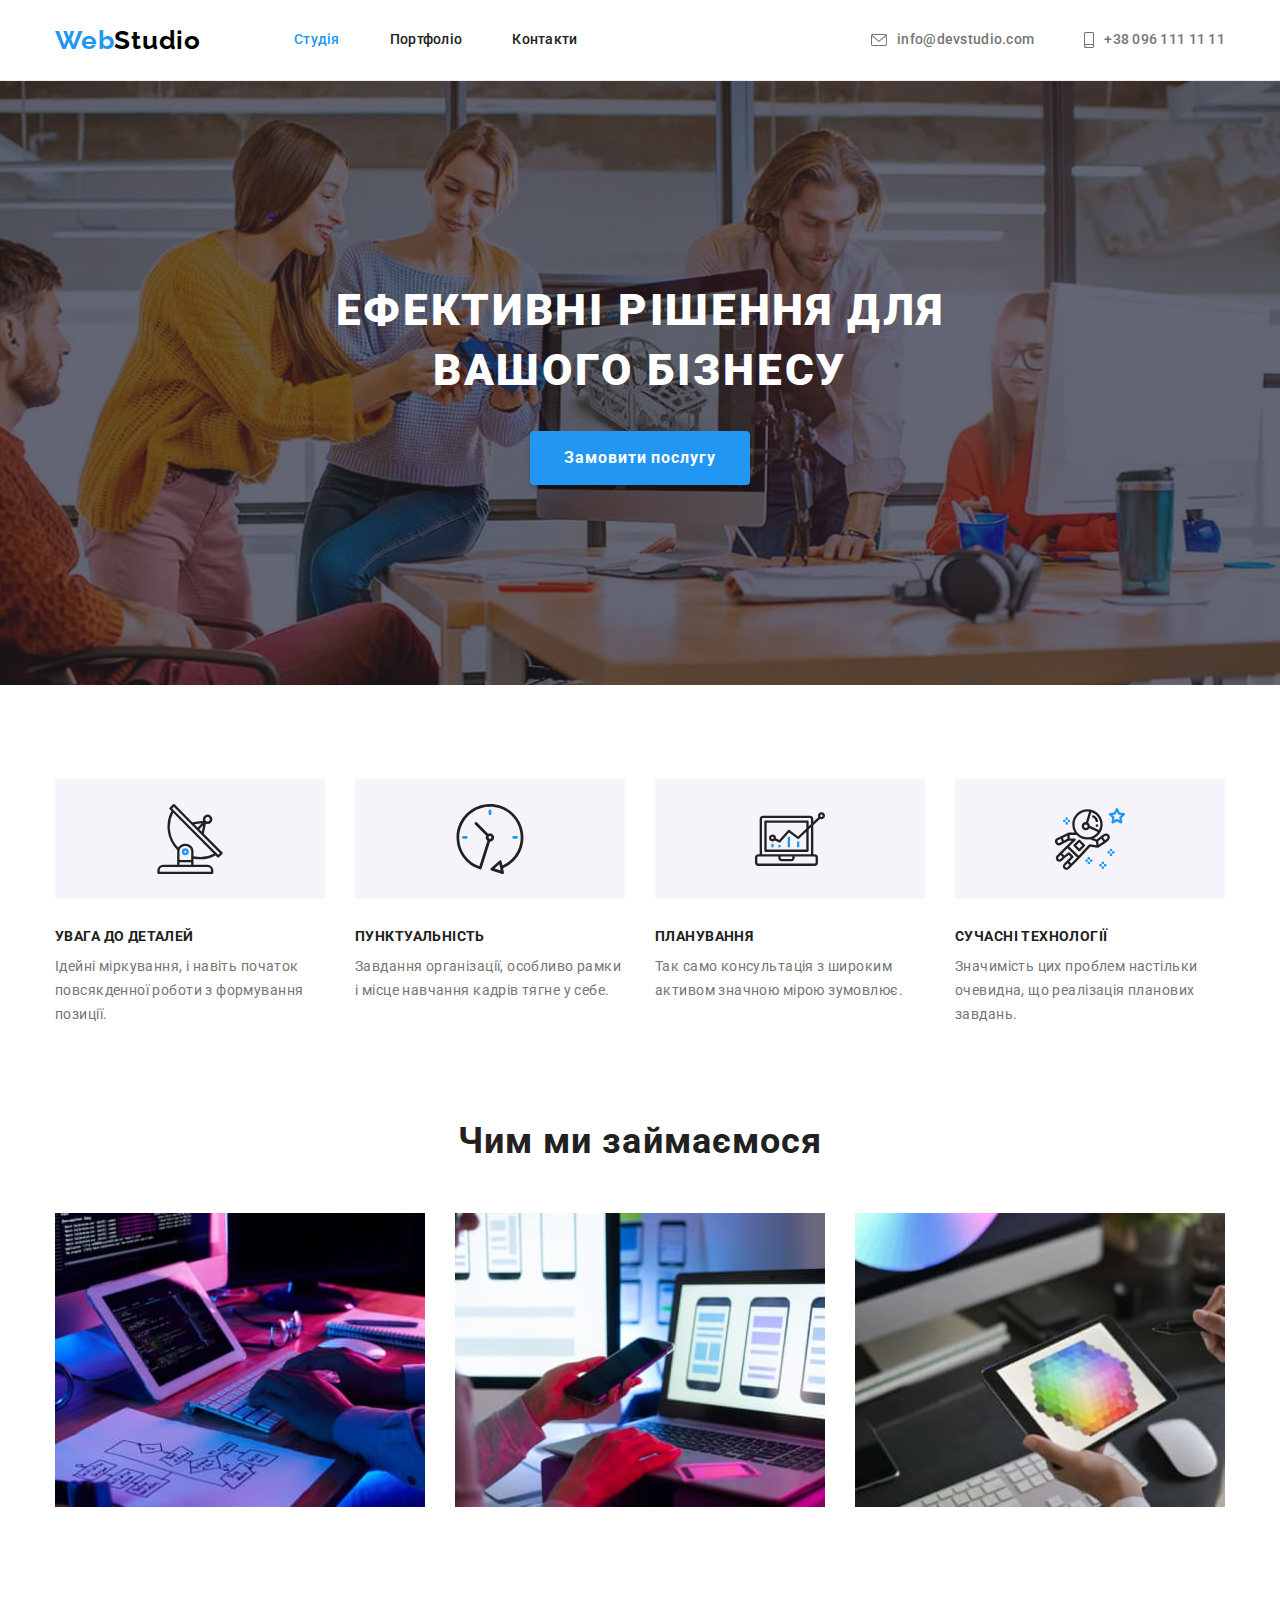
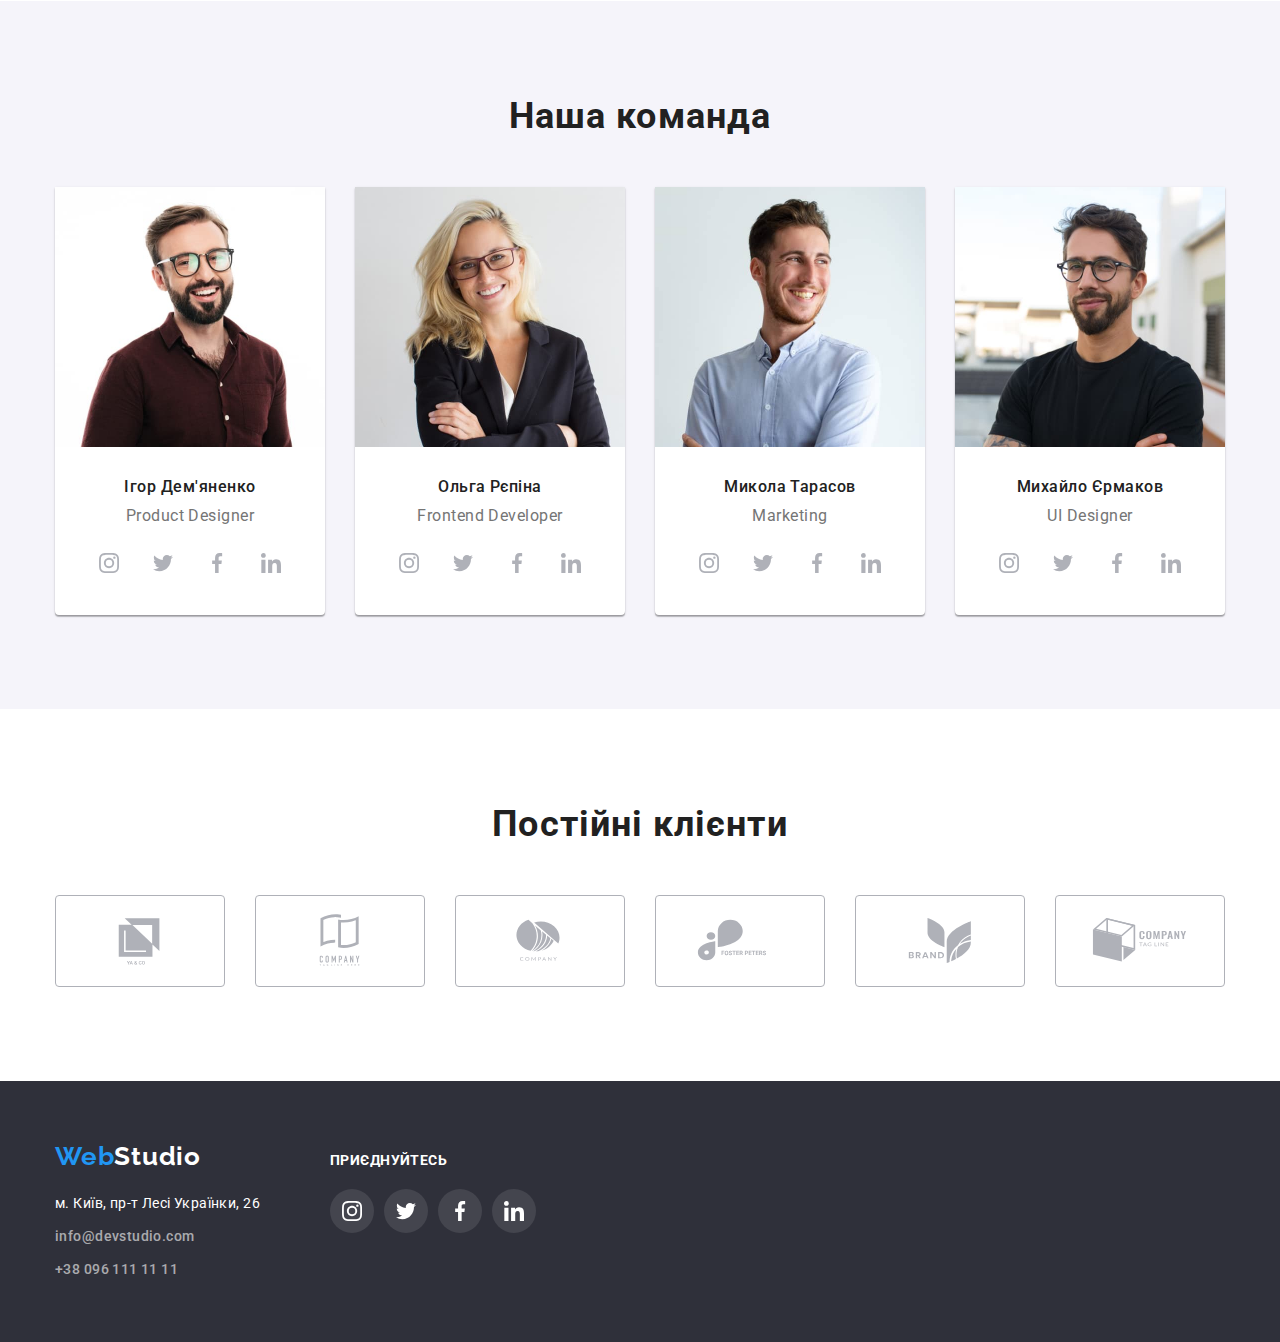
<file: index.html>
<!DOCTYPE html>
<html lang="uk">
  <head>
    <meta charset="UTF-8" />
    <meta http-equiv="X-UA-Compatible" content="IE=edge" />
    <meta name="viewport" content="width=device-width, initial-scale=1.0" />
    <title>WebStudio</title>
    <link rel="preconnect" href="https://fonts.googleapis.com" />
    <link rel="preconnect" href="https://fonts.gstatic.com" crossorigin />
    <link
      href="https://fonts.googleapis.com/css2?family=Raleway:wght@700&family=Roboto:wght@400;500;700;900&display=swap"
      rel="stylesheet"
    />
    <link rel="stylesheet" href="./css/modern-normalize.css" />
    <link rel="stylesheet" href="./css/styles.css" />
  </head>
  <body>
    <!-- Header -->
    <header class="header">
      <div class="container box-header">
        <a class="logo" href="./index.html"> <span class="accent-logo">Web</span>Studio</a>
        <nav>
          <ul class="site-nav">
            <li class="item"><a class="link current" href="./index.html">Студія</a></li>
            <li class="item"><a class="link" href="./portfolio.html">Портфоліо</a></li>
            <li class="item"><a class="link" href="#">Контакти</a></li>
          </ul>
        </nav>
        <ul class="list-address">
          <li class="item">
            <a class="link-address" href="mailto:info@devstudio.com">
              <svg class="contacts-icon" width="16" height="12">
                <use href="./images/icons.svg#mail"></use>
              </svg>
              info@devstudio.com
            </a>
          </li>
          <li class="item">
            <a class="link-address" href="tel:+380961111111">
              <svg class="contacts-icon" width="10" height="16">
                <use href="./images/icons.svg#phone"></use>
              </svg>
              +38 096 111 11 11</a
            >
          </li>
        </ul>
      </div>
    </header>
    <main>
      <!-- Hero -->

      <section class="section hero">
        <div class="container">
          <h1 class="hero-title">Ефективні рішення для вашого бізнесу</h1>
          <button class="hero-btn" type="button">Замовити послугу</button>
        </div>
      </section>

      <!-- Наші особливості -->

      <section class="section">
        <div class="container">
          <h2 class="visually-hidden">Наші особливості</h2>
        
                 <!-- Особенности -->
          <ul class="list-qualities">
            <li class="item">
              <div class="icon-box">
                <svg width="70" height="70"><use href="./images/icons.svg#antenna"></use></svg>
              </div>
              <h3 class="title-qualities">УВАГА ДО ДЕТАЛЕЙ</h3>
              <p class="text-qualities">
                Ідейні міркування, і навіть початок повсякденної роботи з формування позиції.
              </p>
            </li>
            <li class="item">
              <div class="icon-box">
                <svg width="70" height="70"><use href="./images/icons.svg#clock"></use></svg>
              </div>
              <h3 class="title-qualities">ПУНКТУАЛЬНІСТЬ</h3>
              <p class="text-qualities">
                Завдання організації, особливо рамки і місце навчання кадрів тягне у себе.
              </p>
            </li>
            <li class="item">
              <div class="icon-box">
                <svg width="70" height="70"><use href="./images/icons.svg#diagram"></use></svg>
              </div>
              <h3 class="title-qualities">ПЛАНУВАННЯ</h3>
              <p class="text-qualities">
                Так само консультація з широким активом значною мірою зумовлює.
              </p>
            </li>
            <li class="item">
              <div class="icon-box">
                <svg width="70" height="70"><use href="./images/icons.svg#astronaut"></use></svg>
              </div>
              <h3 class="title-qualities">СУЧАСНІ ТЕХНОЛОГІЇ</h3>
              <p class="text-qualities">
                Значимість цих проблем настільки очевидна, що реалізація планових завдань.
              </p>
            </li>
          </ul>
        </div>
      </section>

      <!-- Чим ми займаємося -->

      <section class="section section-work">
        <div class="container">
          <h2 class="title-work">Чим ми займаємося</h2>
          <ul class="list-work">
            <li class="item">
              <img
                src="./images/box_1.jpg"
                alt="Людина працює за компьютером"
                width="370"
                height="294"
              />
            </li>
            <li class="item">
              <img
                src="./images/box_2.jpg"
                alt="Людина працює з телефоном та компьютером"
                width="370"
                height="294"
              />
            </li>
            <li class="item">
              <img
                src="./images/box_3.jpg"
                alt="Людина працює з планшетом"
                width="370"
                height="294"
              />
            </li>
          </ul>
        </div>
      </section>

      <!-- Наша команда -->

      <section class="section team">
        <div class="container">
          <h2 class="title-team">Наша команда</h2>
          <ul class="list-team">
            <li class="card-team">
              <img src="./images/photo_1.jpg" alt="Ігор Дем'яненко" width="270" height="260" />
              <div class="box-team">
                <h3 class="title-name">Ігор Дем'яненко</h3>
                <p class="subtitle">Product Designer</p>
                <ul class="socials-list">
                  <li>
                    <a
                      class="socials-link"
                      href="https://instagram.com/"
                      target="_blank"
                      rel="noopener noreferrer nofollow"
                      aria-label="Instagram"
                    >
                      <svg class="socials-icon" width="20" height="20">
                        <use href="./images/icons.svg#instagram"></use>
                      </svg>
                    </a>
                  </li>
                  <li>
                    <a
                      class="socials-link"
                      href="https://Twitter.com/"
                      target="_blank"
                      rel="noopener noreferrer nofollow"
                      aria-label="Twitter"
                    >
                      <svg class="socials-icon" width="20" height="20">
                        <use href="./images/icons.svg#twitter"></use>
                      </svg>
                    </a>
                  </li>
                  <li>
                    <a
                      class="socials-link"
                      href="https://facebook.com/"
                      target="_blank"
                      rel="noopener noreferrer nofollow"
                      aria-label="Facebook"
                    >
                      <svg class="socials-icon" width="20" height="20">
                        <use href="./images/icons.svg#facebook"></use>
                      </svg>
                    </a>
                  </li>
                  <li>
                    <a
                      class="socials-link"
                      href="https://linkedin.com/"
                      target="_blank"
                      rel="noopener noreferrer nofollow"
                      aria-label="Linkedin"
                    >
                      <svg class="socials-icon" width="20" height="20">
                        <use href="./images/icons.svg#linkedin"></use>
                      </svg>
                    </a>
                  </li>
                </ul>
              </div>
            </li>
            <li class="card-team">
              <img src="./images/photo_2.jpg" alt="Ольга Рєпіна" width="270" height="260" />
              <div class="box-team">
                <h3 class="title-name">Ольга Рєпіна</h3>
                <p class="subtitle">Frontend Developer</p>
                <ul class="socials-list">
                  <li>
                    <a
                      class="socials-link"
                      href="https://instagram.com/"
                      target="_blank"
                      rel="noopener noreferrer nofollow"
                      aria-label="Instagram"
                    >
                      <svg class="socials-icon" width="20" height="20">
                        <use href="./images/icons.svg#instagram"></use>
                      </svg>
                    </a>
                  </li>
                  <li>
                    <a
                      class="socials-link"
                      href="https://Twitter.com/"
                      target="_blank"
                      rel="noopener noreferrer nofollow"
                      aria-label="Twitter"
                    >
                      <svg class="socials-icon" width="20" height="20">
                        <use href="./images/icons.svg#twitter"></use>
                      </svg>
                    </a>
                  </li>
                  <li>
                    <a
                      class="socials-link"
                      href="https://facebook.com/"
                      target="_blank"
                      rel="noopener noreferrer nofollow"
                      aria-label="Facebook"
                    >
                      <svg class="socials-icon" width="20" height="20">
                        <use href="./images/icons.svg#facebook"></use>
                      </svg>
                    </a>
                  </li>
                  <li>
                    <a
                      class="socials-link"
                      href="https://linkedin.com/"
                      target="_blank"
                      rel="noopener noreferrer nofollow"
                      aria-label="Linkedin"
                    >
                      <svg class="socials-icon" width="20" height="20">
                        <use href="./images/icons.svg#linkedin"></use>
                      </svg>
                    </a>
                  </li>
                </ul>
              </div>
            </li>
            <li class="card-team">
              <img src="./images/photo_3.jpg" alt="Микола Тарасов" width="270" height="260" />
              <div class="box-team">
                <h3 class="title-name">Микола Тарасов</h3>
                <p class="subtitle">Marketing</p>
                <ul class="socials-list">
                  <li>
                    <a
                      class="socials-link"
                      href="https://instagram.com/"
                      target="_blank"
                      rel="noopener noreferrer nofollow"
                      aria-label="Instagram"
                    >
                      <svg class="socials-icon" width="20" height="20">
                        <use href="./images/icons.svg#instagram"></use>
                      </svg>
                    </a>
                  </li>
                  <li>
                    <a
                      class="socials-link"
                      href="https://Twitter.com/"
                      target="_blank"
                      rel="noopener noreferrer nofollow"
                      aria-label="Twitter"
                    >
                      <svg class="socials-icon" width="20" height="20">
                        <use href="./images/icons.svg#twitter"></use>
                      </svg>
                    </a>
                  </li>
                  <li>
                    <a
                      class="socials-link"
                      href="https://facebook.com/"
                      target="_blank"
                      rel="noopener noreferrer nofollow"
                      aria-label="Facebook"
                    >
                      <svg class="socials-icon" width="20" height="20">
                        <use href="./images/icons.svg#facebook"></use>
                      </svg>
                    </a>
                  </li>
                  <li>
                    <a
                      class="socials-link"
                      href="https://linkedin.com/"
                      target="_blank"
                      rel="noopener noreferrer nofollow"
                      aria-label="Linkedin"
                    >
                      <svg class="socials-icon" width="20" height="20">
                        <use href="./images/icons.svg#linkedin"></use>
                      </svg>
                    </a>
                  </li>
                </ul>
              </div>
            </li>
            <li class="card-team">
              <img src="./images/photo_4.jpg" alt="Михайло Єрмаков" width="270" height="260" />
              <div class="box-team">
                <h3 class="title-name">Михайло Єрмаков</h3>
                <p class="subtitle">UI Designer</p>
                <ul class="socials-list">
                  <li>
                    <a
                      class="socials-link"
                      href="https://instagram.com/"
                      target="_blank"
                      rel="noopener noreferrer nofollow"
                      aria-label="Instagram"
                    >
                      <svg class="socials-icon" width="20" height="20">
                        <use href="./images/icons.svg#instagram"></use>
                      </svg>
                    </a>
                  </li>
                  <li>
                    <a
                      class="socials-link"
                      href="https://Twitter.com/"
                      target="_blank"
                      rel="noopener noreferrer nofollow"
                      aria-label="Twitter"
                    >
                      <svg class="socials-icon" width="20" height="20">
                        <use href="./images/icons.svg#twitter"></use>
                      </svg>
                    </a>
                  </li>
                  <li>
                    <a
                      class="socials-link"
                      href="https://facebook.com/"
                      target="_blank"
                      rel="noopener noreferrer nofollow"
                      aria-label="Facebook"
                    >
                      <svg class="socials-icon" width="20" height="20">
                        <use href="./images/icons.svg#facebook"></use>
                      </svg>
                    </a>
                  </li>
                  <li>
                    <a
                      class="socials-link"
                      href="https://linkedin.com/"
                      target="_blank"
                      rel="noopener noreferrer nofollow"
                      aria-label="Linkedin"
                    >
                      <svg class="socials-icon" width="20" height="20">
                        <use href="./images/icons.svg#linkedin"></use>
                      </svg>
                    </a>
                  </li>
                </ul>
              </div>
            </li>
          </ul>
        </div>
      </section>
      <!-- Постоянные клиенты -->

      <section class="section">
        <div class="container">
          <h2 class="title-client"> Постійні клієнти </h2>
          <ul class="list-client">
            <li>
              <a class="link-client" href="#" aria-label="Ya and Co">
                <svg class="icon-client" width="106" height="60">
                  <use href="./images/icons.svg#logo-1"></use>
                </svg>
              </a>
            </li>
            <li>
              <a class="link-client" href="#" aria-label="Company Teg line hear">
                <svg class="icon-client" width="106" height="60">
                  <use href="./images/icons.svg#logo-2"></use>
                </svg>
              </a>
            </li>
            <li>
              <a class="link-client" href="#" aria-label="Company">
                <svg class="icon-client" width="106" height="60">
                  <use href="./images/icons.svg#logo-3"></use>
                </svg>
              </a>
            </li>
            <li>
              <a class="link-client" href="#" aria-label="Foster Peters">
                <svg class="icon-client" width="106" height="60">
                  <use href="./images/icons.svg#logo-4"></use>
                </svg>
              </a>
            </li>
            <li>
              <a class="link-client" href="#" aria-label="Brend">
                <svg class="icon-client" width="106" height="60">
                  <use href="./images/icons.svg#logo-5"></use>
                </svg>
              </a>
            </li>
            <li>
              <a class="link-client" href="#" aria-label="Company Teg line">
                <svg class="icon-client" width="106" height="60">
                  <use href="./images/icons.svg#logo-6"></use>
                </svg>
              </a>
            </li>
          </ul>
        </div>
      </section>
    </main>
    <!-- Footer -->
    <footer class="footer">
      <div class="container container-footer">
        <div class="contacts-group">
          <a class="logo-footer" href="./index.html"> <span class="accent-logo">Web</span>Studio</a>
          <address>
            <ul class="list-footer">
              <li class="item">
                <a
                  class="address-footer"
                  href="https://goo.gl/maps/9bMP3ExXDzarDEy69"
                  target="_blank"
                  rel="noopener noreferrer nofollow"
                  >м. Київ, пр-т Лесі Українки, 26
                </a>
              </li>
              <li class="item">
                <a class="link-footer" href="mailto:info@devstudio.com">info@devstudio.com </a>
              </li>
              <li class="item">
                <a class="link-footer" href="tel:+380961111111">+38 096 111 11 11 </a>
              </li>
            </ul>
          </address>
        </div>
        <div class="social">
          <h2 class="title-socials">приєднуйтесь</h2>
          <ul class="socials-list">
            <li>
              <a
                class="socials-link footer-link"
                href="https://instagram.com/"
                target="_blank"
                rel="noopener noreferrer nofollow"
                aria-label="Instagram"
              >
                <svg class="socials-icon footer-icon" width="20" height="20">
                  <use href="./images/icons.svg#instagram"></use>
                </svg>
              </a>
            </li>
            <li>
              <a
                class="socials-link footer-link"
                href="https://Twitter.com/"
                target="_blank"
                rel="noopener noreferrer nofollow"
                aria-label="Twitter"
              >
                <svg class="socials-icon footer-icon" width="20" height="20">
                  <use href="./images/icons.svg#twitter"></use>
                </svg>
              </a>
            </li>
            <li>
              <a
                class="socials-link footer-link"
                href="https://facebook.com/"
                target="_blank"
                rel="noopener noreferrer nofollow"
                aria-label="Facebook"
              >
                <svg class="socials-icon footer-icon" width="20" height="20">
                  <use href="./images/icons.svg#facebook"></use>
                </svg>
              </a>
            </li>
            <li>
              <a
                class="socials-link footer-link"
                href="https://linkedin.com/"
                target="_blank"
                rel="noopener noreferrer nofollow"
                aria-label="Linkedin"
              >
                <svg class="socials-icon footer-icon" width="20" height="20">
                  <use href="./images/icons.svg#linkedin"></use>
                </svg>
              </a>
            </li>
          </ul>
        </div>
      </div>
    </footer>
  </body>
</html>
</file>
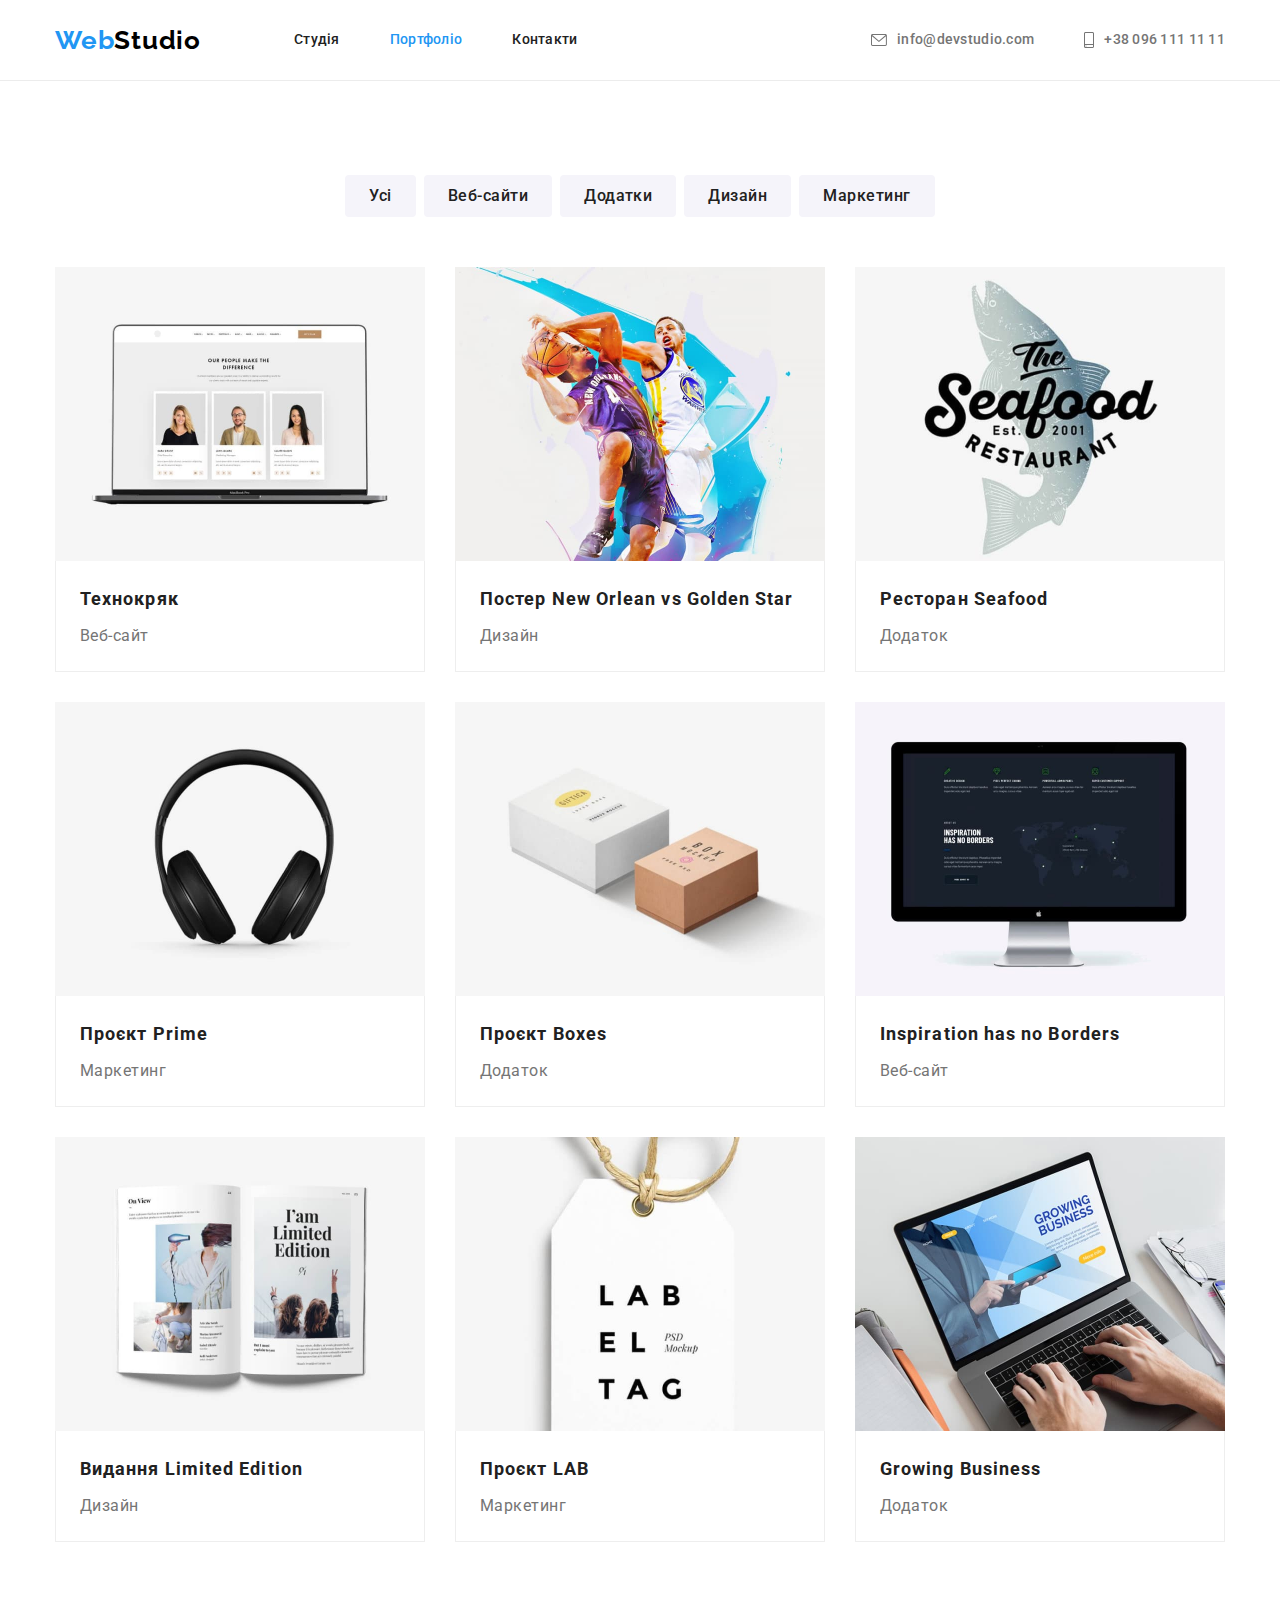
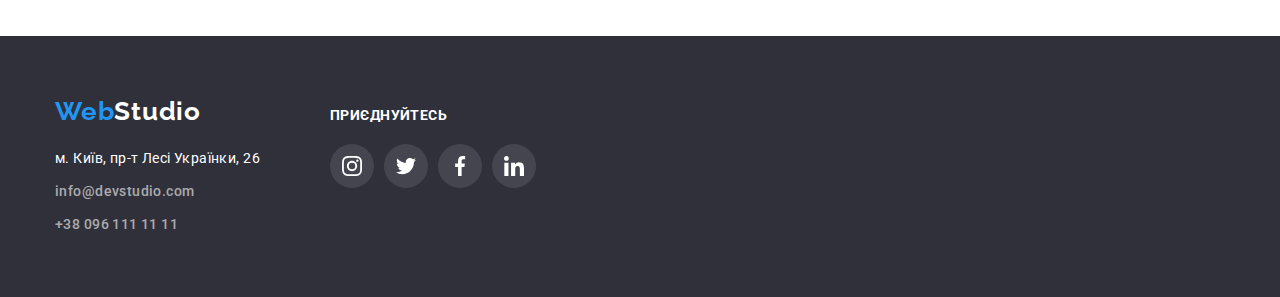
<file: portfolio.html>
<!DOCTYPE html>
<html lang="uk">
  <head>
    <meta charset="UTF-8" />
    <meta http-equiv="X-UA-Compatible" content="IE=edge" />
    <meta name="viewport" content="width=device-width, initial-scale=1.0" />
    <title>Портфоліо</title>
    <link rel="preconnect" href="https://fonts.googleapis.com" />
    <link rel="preconnect" href="https://fonts.gstatic.com" crossorigin />
    <link
      href="https://fonts.googleapis.com/css2?family=Raleway:wght@700&family=Roboto:wght@400;500;700;900&display=swap"
      rel="stylesheet"
    />

    <link rel="stylesheet" href="./css/modern-normalize.css" />
    <link rel="stylesheet" href="./css/styles.css" />
  </head>

  <body>
    <!-- Header -->
    <header class="header">
      <div class="container box-header">
        <a class="logo" href="./index.html"> <span class="accent-logo">Web</span>Studio</a>
        <nav>
          <ul class="site-nav">
            <li class="item"><a class="link" href="./index.html">Студія</a></li>
            <li class="item"><a class="link current" href="./portfolio.html">Портфоліо</a></li>
            <li class="item"><a class="link" href="#">Контакти</a></li>
          </ul>
        </nav>
        <ul class="list-address">
          <li class="item">
            <a class="link-address" href="mailto:info@devstudio.com">
              <svg class="contacts-icon" width="16" height="12">
                <use href="./images/icons.svg#mail"></use>
              </svg>
              info@devstudio.com
            </a>
          </li>
          <li class="item">
            <a class="link-address" href="tel:+380961111111">
              <svg class="contacts-icon" width="10" height="16">
                <use href="./images/icons.svg#phone"></use>
              </svg>
              +38 096 111 11 11</a
            >
          </li>
        </ul>
      </div>
    </header>
    <main>
      <!-- Навигация -->
      <section class="section">
        <div class="container">
          <h1 class="visually-hidden">Наше портфоліо</h1>
          <ul class="list-btn">
            <li><button class="btn" type="button">Усі</button></li>
            <li><button class="btn" type="button">Веб-сайти</button></li>
            <li><button class="btn" type="button">Додатки</button></li>
            <li><button class="btn" type="button">Дизайн</button></li>
            <li><button class="btn" type="button">Маркетинг</button></li>
          </ul>
          <!-- Портфолио -->
          <ul class="list-portfolio">
            <li class="card-potfolio">
              <a class="link-portfolio" href="#" aria-label="Посилання на продукт з портфоліо">
                <img src="./images/portfolio/card-1.jpg" alt="Ноутбук" width="370" height="294" />
                <div class="box-content">
                  <h2 class="title-card">Технокряк</h2>
                  <p class="subtitle-card">Веб-сайт</p>
                </div>
              </a>
            </li>

            <li class="card-potfolio">
              <a class="link-portfolio" href="#" aria-label="Посилання на продукт з портфоліо">
                <img
                  src="./images/portfolio/card-2.jpg"
                  alt="Два баскетболистa"
                  width="370"
                  height="294"
                />
                <div class="box-content">
                  <h2 class="title-card">Постер New Orlean vs Golden Star</h2>
                  <p class="subtitle-card">Дизайн</p>
                </div></a
              >
            </li>
            <li class="card-potfolio">
              <a class="link-portfolio" href="#" aria-label="Посилання на продукт з портфоліо">
                <img
                  src="./images/portfolio/card-3.jpg"
                  alt="Изображение риби"
                  width="370"
                  height="294"
                />
                <div class="box-content">
                  <h2 class="title-card">Ресторан Seafood</h2>
                  <p class="subtitle-card">Додаток</p>
                </div></a
              >
            </li>
            <li class="card-potfolio">
              <a class="link-portfolio" href="#" aria-label="Посилання на продукт з портфоліо">
                <img src="./images/portfolio/card-4.jpg" alt="Навушники" width="370" height="294" />
                <div class="box-content">
                  <h2 class="title-card">Проєкт Prime</h2>
                  <p class="subtitle-card">Маркетинг</p>
                </div></a
              >
            </li>
            <li class="card-potfolio">
              <a class="link-portfolio" href="#" aria-label="Посилання на продукт з портфоліо">
                <img
                  src="./images/portfolio/card-5.jpg"
                  alt=" Дві коробки"
                  width="370"
                  height="294"
                />
                <div class="box-content">
                  <h2 class="title-card">Проєкт Boxes</h2>
                  <p class="subtitle-card">Додаток</p>
                </div></a
              >
            </li>
            <li class="card-potfolio">
              <a class="link-portfolio" href="#" aria-label="Посилання на продукт з портфоліо">
                <img src="./images/portfolio/card-6.jpg" alt="Монітор" width="370" height="294" />
                <div class="box-content">
                  <h2 class="title-card">Inspiration has no Borders</h2>
                  <p class="subtitle-card">Веб-сайт</p>
                </div></a
              >
            </li>
            <li class="card-potfolio">
              <a class="link-portfolio" href="#" aria-label="Посилання на продукт з портфоліо">
                <img
                  src="./images/portfolio/card-7.jpg"
                  alt=" Відкритий журнал"
                  width="370"
                  height="294"
                />
                <div class="box-content">
                  <h2 class="title-card">Видання Limited Edition</h2>
                  <p class="subtitle-card">Дизайн</p>
                </div></a
              >
            </li>
            <li class="card-potfolio">
              <a class="link-portfolio" href="#" aria-label="Посилання на продукт з портфоліо">
                <img src="./images/portfolio/card-8.jpg" alt=" Етикетка" width="370" height="294" />
                <div class="box-content">
                  <h2 class="title-card">Проєкт LAB</h2>
                  <p class="subtitle-card">Маркетинг</p>
                </div></a
              >
            </li>
            <li class="card-potfolio">
              <a class="link-portfolio" href="#" aria-label="Посилання на продукт з портфоліо">
                <img
                  src="./images/portfolio/card-9.jpg"
                  alt="Людина працює на ноутбуці"
                  width="370"
                  height="294"
                />
                <div class="box-content">
                  <h2 class="title-card">Growing Business</h2>
                  <p class="subtitle-card">Додаток</p>
                </div></a
              >
            </li>
          </ul>
        </div>
      </section>
    </main>
    <!-- Footer -->
    <footer class="footer">
      <div class="container container-footer">
        <div class="contacts-group">
          <a class="logo-footer" href="./index.html"> <span class="accent-logo">Web</span>Studio</a>
          <address>
            <ul class="list-footer">
              <li class="item">
                <a
                  class="address-footer"
                  href="https://goo.gl/maps/9bMP3ExXDzarDEy69"
                  target="_blank"
                  rel="noopener noreferrer nofollow"
                  >м. Київ, пр-т Лесі Українки, 26
                </a>
              </li>
              <li class="item">
                <a class="link-footer" href="mailto:info@devstudio.com">info@devstudio.com </a>
              </li>
              <li class="item">
                <a class="link-footer" href="tel:+380961111111">+38 096 111 11 11 </a>
              </li>
            </ul>
          </address>
        </div>
        <div class="social">
          <h2 class="title-socials">приєднуйтесь</h2>
          <ul class="socials-list">
            <li>
              <a
                class="socials-link footer-link"
                href="https://instagram.com/"
                target="_blank"
                rel="noopener noreferrer nofollow"
                aria-label="Instagram"
              >
                <svg class="socials-icon footer-icon" width="20" height="20">
                  <use href="./images/icons.svg#instagram"></use>
                </svg>
              </a>
            </li>
            <li>
              <a
                class="socials-link footer-link"
                href="https://Twitter.com/"
                target="_blank"
                rel="noopener noreferrer nofollow"
                aria-label="Twitter"
              >
                <svg class="socials-icon footer-icon" width="20" height="20">
                  <use href="./images/icons.svg#twitter"></use>
                </svg>
              </a>
            </li>
            <li>
              <a
                class="socials-link footer-link"
                href="https://facebook.com/"
                target="_blank"
                rel="noopener noreferrer nofollow"
                aria-label="Facebook"
              >
                <svg class="socials-icon footer-icon" width="20" height="20">
                  <use href="./images/icons.svg#facebook"></use>
                </svg>
              </a>
            </li>
            <li>
              <a
                class="socials-link footer-link"
                href="https://linkedin.com/"
                target="_blank"
                rel="noopener noreferrer nofollow"
                aria-label="Linkedin"
              >
                <svg class="socials-icon footer-icon" width="20" height="20">
                  <use href="./images/icons.svg#linkedin"></use>
                </svg>
              </a>
            </li>
          </ul>
        </div>
      </div>
    </footer>
  </body>
</html>
</file>
<file: css/styles.css>
:root {
  /* font */
  --main-font-famaly: 'Roboto', sans-serif;
  --main-font-size: 14px;

  /* Text color */
  --main-txt-color: #212121;
  --secondary-txt-color: #757575;
  --light-txt-color: #ffffff;
  --accent-txt-color: #2196f3;

  /* BG calor */
  --secondary-bg-color: #2f303a;
  --accent-bg-color: #2196f3;
  --light-bg-color: #f5f4fa;
  --icons_color: #afb1b8;
}
body {
  font-family: var(--main-font-famaly);
  font-size: var(--main-font-size);
  color: var(--main-txt-color);
}

ul {
  list-style: none;
  padding: 0;
  margin: 0;
}
h1,
h2,
h3,
h4,
h5,
h6,
p {
  padding: 0;
  margin: 0;
}
img {
  display: block;
  max-width: 100%;
  height: auto;
}

.container {
  width: 1200px;
  padding-left: 15px;
  padding-right: 15px;
  margin-right: auto;
  margin-left: auto;
  /* outline: 2px solid tomato; */
}
/*  Оформление  header */
header {
  border-bottom: 1px solid #ececec;
}
.box-header {
  display: flex;
  align-items: center;
}

.logo {
  margin-right: 93px;

  font-family: 'Raleway', sans-serif;
  color: #000000;
  font-weight: 700;
  font-size: 26px;
  line-height: 1.19;
  letter-spacing: 0.03em;
  text-decoration: none;
}
.accent-logo {
  color: var(--accent-txt-color);
}
.site-nav {
  display: flex;
  gap: 50px;
}
/* .site-nav .item + .item {
  margin-left: 50px;
} */
.link {
  display: block;
  padding-top: 32px;
  padding-bottom: 32px;

  text-decoration: none;
  font-weight: 500;
  color: var(--main-txt-color);
  line-height: 1.14;
  letter-spacing: 0.02em;
}

.list-address {
  display: flex;
  margin-left: auto;
  gap: 50px;
}

.link-address {
  display: flex;
  gap: 10px;
  align-items: center;

  text-decoration: none;
  font-weight: 500;
  color: var(--secondary-txt-color);
  line-height: 1.14;
  letter-spacing: 0.02em;
}
.link.current {
  color: var(--accent-txt-color);
}
.contacts-icon {
  fill: var(--secondary-txt-color);
}
.link-address:hover .contacts-icon,
.link-address:focus .contacts-icon {
  fill: var(--accent-txt-color);
}

.link:hover,
.link:focus,
.link-address:hover,
.link-address:focus {
  color: var(--accent-txt-color);
}

/* Секция hero */

.section.hero {
  max-width: 1600px;
  margin-left: auto;
  margin-right: auto;

  background-color: var(--secondary-bg-color);
  background-image: linear-gradient(rgba(47, 48, 58, 0.4), rgba(47, 48, 58, 0.4)),
    url(../images/bg-webstudio.jpg);
  background-repeat: no-repeat;
  background-position: center;
  background-size: cover;

  padding-top: 200px;
  padding-bottom: 200px;
}

.hero-title {
  margin-bottom: 30px;
  width: 696px;
  margin-right: auto;
  margin-left: auto;

  color: var(--light-txt-color);
  font-weight: 900;
  font-size: 44px;
  line-height: 1.36;
  letter-spacing: 0.06em;
  text-transform: uppercase;
  text-align: center;
}
.hero-btn {
  display: block;
  margin-left: auto;
  margin-right: auto;
  padding: 10px 32px;

  color: var(--light-txt-color);
  font-family: var(--main-font-famaly);
  font-weight: 700;
  font-size: 16px;
  line-height: 1.88;
  letter-spacing: 0.06em;
  cursor: pointer;
  background-color: var(--accent-bg-color);
  border-radius: 4px;
  box-shadow: 0px 4px 4px rgba(0, 0, 0, 0.15);
  border-color: transparent;
}
/* секция Наші особливості */
.section {
  padding-top: 94px;
  padding-bottom: 94px;
}
.visually-hidden {
  position: absolute;
  white-space: nowrap;
  width: 1px;
  height: 1px;
  overflow: hidden;
  border: 0;
  padding: 0;
  clip: rect(0 0 0 0);
  clip-path: inset(50%);
  margin: -1px;
}

.list-qualities {
  display: flex;
  justify-content: center;
  gap: 30px;
}
.list-qualities .item {
  width: 270px;
}

.icon-box {
  display: flex;
  justify-content: center;
  align-items: center;

  margin-bottom: 30px;
  width: 270px;
  height: 120px;

  background-color: var(--light-bg-color);
}

.title-qualities {
  margin-bottom: 10px;

  font-size: 14px;
  line-height: 1.14;
  letter-spacing: 0.03em;
  text-transform: uppercase;
}

.text-qualities {
  color: var(--secondary-txt-color);
  line-height: 1.71;
  letter-spacing: 0.03em;
}
/* Чим ми займаємося */

.section-work {
  padding-top: 0px;
}
.list-work {
  display: flex;
  justify-content: center;
}
.list-work > .item + .item {
  margin-left: 30px;
}

.title-work,
.title-team,
.title-client {
  margin-bottom: 50px;

  font-size: 36px;
  font-weight: 700;
  line-height: 1.17;
  letter-spacing: 0.03em;
  text-align: center;
}

/* Наша команда */
.section.team {
  background-color: var(--light-bg-color);
}
.card-team {
  background-color: #ffffff;
  border-radius: 0px 0px 4px 4px;
  box-shadow: 0px 1px 3px rgba(0, 0, 0, 0.12), 0px 1px 1px rgba(0, 0, 0, 0.14),
    0px 2px 1px rgba(0, 0, 0, 0.2);
}

.list-team {
  display: flex;
  gap: 30px;
}
.box-team {
  padding-top: 30px;
  padding-bottom: 30px;
}
.title-name {
  font-weight: 500;
  margin-bottom: 10px;
  font-size: 16px;
  line-height: 1.19;
  letter-spacing: 0.03em;
  text-align: center;
}

.subtitle {
  margin-bottom: 16px;

  font-size: 16px;
  line-height: 1.19;
  color: var(--secondary-txt-color);
  letter-spacing: 0.03em;
  text-align: center;
}
.socials-list {
  display: flex;
  gap: 10px;
  justify-content: center;
}
.socials-link {
  display: flex;
  justify-content: center;
  align-items: center;

  width: 44px;
  height: 44px;
  border-radius: 50%;
}
.socials-icon {
  fill: var(--icons_color);
}

.socials-link:hover,
.socials-link:focus {
  background-color: var(--accent-bg-color);
}
.socials-link:hover > .socials-icon,
.socials-link:focus > .socials-icon {
  fill: var(--light-txt-color);
}

/* постоянные клиенты */
.list-client {
  display: flex;
  gap: 30px;
}
.link-client {
  display: flex;
  justify-content: center;
  align-items: center;

  width: 170px;
  height: 92px;
  border: 1px solid var(--icons_color);
  border-radius: 4px;
}
.icon-client {
  /* display: block;
  margin-right: auto;
  margin-left: auto; */

  fill: var(--icons_color);
}
.link-client:hover,
.link-client:focus {
  border-color: var(--accent-bg-color);
}
.link-client:hover .icon-client,
.link-client:focus .icon-client {
  fill: var(--accent-bg-color);
}

/**
  |============================
  | Портфолио
  |============================
*/

.btn {
  padding: 6px 22px;

  background: var(--light-bg-color);
  font-family: var(--main-font-famaly);
  font-weight: 500;
  font-size: 16px;
  line-height: 1.62;
  letter-spacing: 0.03em;
  color: var(--main-txt-color);
  cursor: pointer;
  border-radius: 4px;
  border-color: transparent;
}

.btn:hover,
.btn:focus {
  color: var(--light-txt-color);
  background-color: var(--accent-bg-color);
  box-shadow: 0px 3px 1px rgba(0, 0, 0, 0.1), 0px 1px 2px rgba(0, 0, 0, 0.08),
    0px 2px 2px rgba(0, 0, 0, 0.12);
}

.list-btn {
  display: flex;
  gap: 8px;
  justify-content: center;
  margin-bottom: 50px;
}

.list-portfolio {
  display: flex;
  flex-wrap: wrap;
  margin-top: -30px;
  margin-left: -30px;
}

.card-potfolio {
  background: #ffffff;

  flex-basis: calc(100% / 3 - 30px);
  margin-top: 30px;
  margin-left: 30px;
}
.link-portfolio {
  display: block;
  text-decoration: none;
  color: inherit;
}

.link-portfolio:hover,
.link-potfolio:focus {
  box-shadow: 0px 1px 1px rgba(0, 0, 0, 0.12), 0px 4px 4px rgba(0, 0, 0, 0.06),
    1px 4px 6px rgba(0, 0, 0, 0.16);
}

.title-card {
  font-size: 18px;
  line-height: 2;
  letter-spacing: 0.06em;
}
.subtitle-card {
  margin-top: 4px;

  font-size: 16px;
  color: var(--secondary-txt-color);
  line-height: 1.88;
  letter-spacing: 0.03em;
}

.box-content {
  padding: 20px 24px;

  border-right: 1px solid #eeeeee;
  border-bottom: 1px solid #eeeeee;
  border-left: 1px solid #eeeeee;
}

/**
  |============================
  | Оформление  footer
  |============================
*/

.footer {
  background-color: var(--secondary-bg-color);
  padding-top: 60px;
  padding-bottom: 60px;
}

.logo-footer {
  display: block;
  margin-bottom: 20px;

  font-family: 'Raleway', sans-serif;
  color: var(--light-txt-color);
  font-weight: 700;
  font-size: 26px;
  line-height: 1.19;
  text-decoration: none;
  letter-spacing: 0.03em;
}
.list-footer {
  font-style: normal;
}
.list-footer > .item:not(:last-child) {
  margin-bottom: 9px;
}

.address-footer {
  text-decoration: none;
  color: var(--light-txt-color);
  line-height: 1.71;
  letter-spacing: 0.03em;
}

.link-footer {
  text-decoration: none;
  font-weight: 500;
  color: rgba(255, 255, 255, 0.6);
  line-height: 1.71;
  letter-spacing: 0.03em;
}

.address-footer:hover,
.address-footer:focus,
.link-footer:hover,
.link-footer:focus {
  color: var(--accent-txt-color);
}

.container-footer {
  display: flex;
  gap: 70px;
  align-items: baseline;
}

.title-socials {
  margin-bottom: 20px;

  color: var(--light-txt-color);
  font-weight: 700;
  font-size: var(--main-font-size);
  line-height: 1.14;
  letter-spacing: 0.03em;
  text-transform: uppercase;
}

.footer-link {
  background-color: rgba(255, 255, 255, 0.1);
}
.footer-icon {
  fill: var(--light-txt-color);
}

.footer-link:hover,
.footer-link:focus {
  background-color: var(--accent-bg-color);
}
</file>
